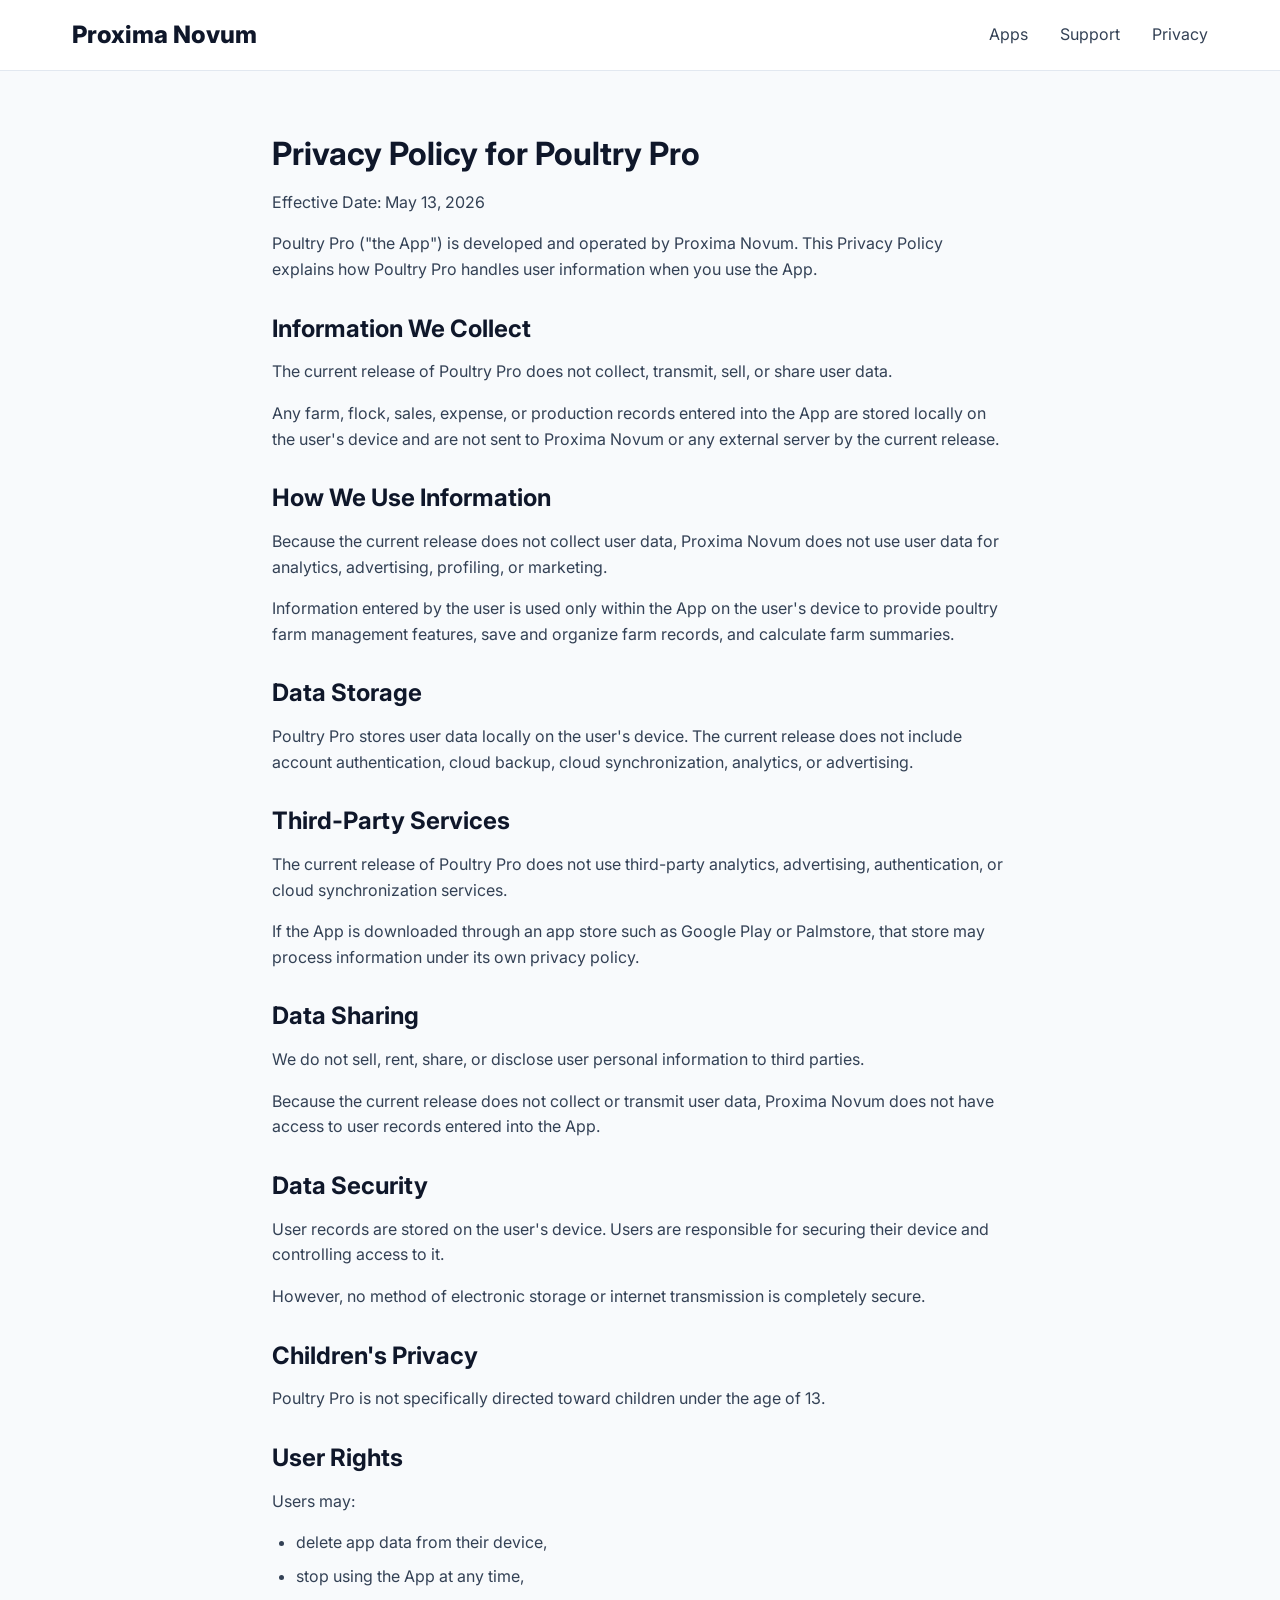
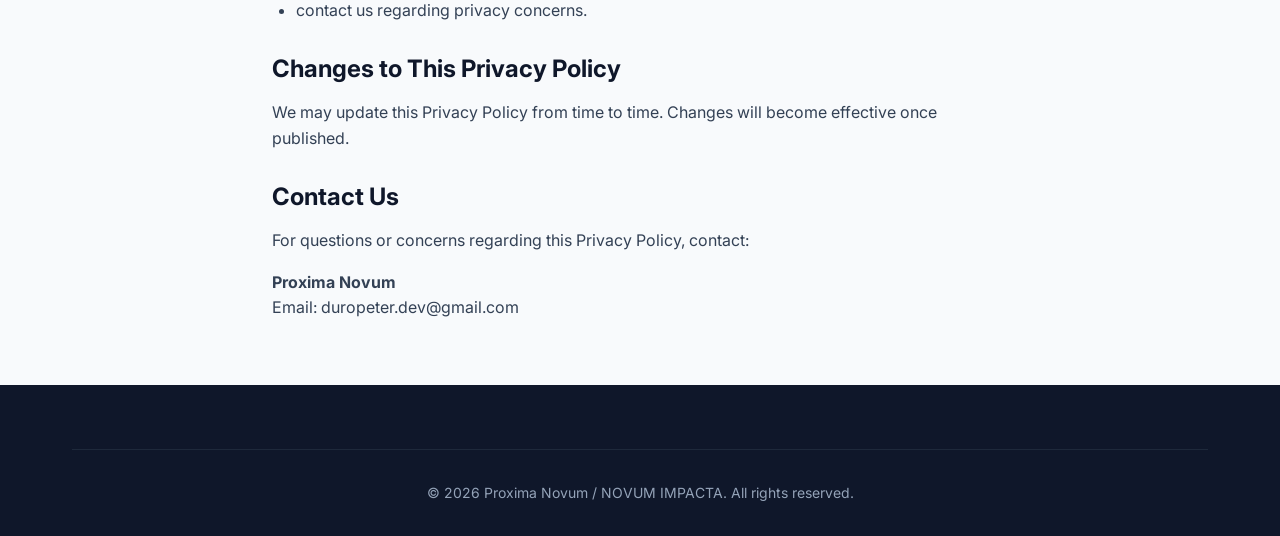
<file: privacy-poultry-pro.html>
<!DOCTYPE html>
<html lang="en">
<head>
    <meta charset="UTF-8">
    <meta name="viewport" content="width=device-width, initial-scale=1.0">
    <title>Privacy Policy for Poultry Pro | Proxima Novum</title>
    <meta name="description" content="Privacy Policy for Poultry Pro, a poultry farm management app developed and operated by Proxima Novum.">
    <link rel="stylesheet" href="styles.css">
    <link rel="preconnect" href="https://fonts.googleapis.com">
    <link rel="preconnect" href="https://fonts.gstatic.com" crossorigin>
    <link href="https://fonts.googleapis.com/css2?family=Inter:wght@400;600;700;800&display=swap" rel="stylesheet">
    <style>
        .privacy-content {
            max-width: 800px;
            margin: 4rem auto;
            padding: 0 2rem;
        }
        .privacy-content h1 { margin-bottom: 1rem; }
        .privacy-content h2 { margin: 2rem 0 1rem; }
        .privacy-content p { margin-bottom: 1rem; color: var(--text-color); }
        .privacy-content ul { margin-bottom: 1.5rem; padding-left: 1.5rem; }
        .privacy-content li { margin-bottom: 0.5rem; }
    </style>
</head>
<body>

    <header>
        <div class="container">
            <nav>
                <a href="index.html" class="logo">Proxima Novum</a>
                <div class="nav-links">
                    <a href="index.html#apps">Apps</a>
                    <a href="index.html#contact">Support</a>
                    <a href="privacy.html">Privacy</a>
                </div>
            </nav>
        </div>
    </header>

    <main class="privacy-content">
        <h1>Privacy Policy for Poultry Pro</h1>
        <p>Effective Date: May 13, 2026</p>

        <p>Poultry Pro ("the App") is developed and operated by Proxima Novum. This Privacy Policy explains how Poultry Pro handles user information when you use the App.</p>

        <h2>Information We Collect</h2>
        <p>The current release of Poultry Pro does not collect, transmit, sell, or share user data.</p>
        <p>Any farm, flock, sales, expense, or production records entered into the App are stored locally on the user's device and are not sent to Proxima Novum or any external server by the current release.</p>

        <h2>How We Use Information</h2>
        <p>Because the current release does not collect user data, Proxima Novum does not use user data for analytics, advertising, profiling, or marketing.</p>
        <p>Information entered by the user is used only within the App on the user's device to provide poultry farm management features, save and organize farm records, and calculate farm summaries.</p>

        <h2>Data Storage</h2>
        <p>Poultry Pro stores user data locally on the user's device. The current release does not include account authentication, cloud backup, cloud synchronization, analytics, or advertising.</p>

        <h2>Third-Party Services</h2>
        <p>The current release of Poultry Pro does not use third-party analytics, advertising, authentication, or cloud synchronization services.</p>
        <p>If the App is downloaded through an app store such as Google Play or Palmstore, that store may process information under its own privacy policy.</p>

        <h2>Data Sharing</h2>
        <p>We do not sell, rent, share, or disclose user personal information to third parties.</p>
        <p>Because the current release does not collect or transmit user data, Proxima Novum does not have access to user records entered into the App.</p>

        <h2>Data Security</h2>
        <p>User records are stored on the user's device. Users are responsible for securing their device and controlling access to it.</p>
        <p>However, no method of electronic storage or internet transmission is completely secure.</p>

        <h2>Children's Privacy</h2>
        <p>Poultry Pro is not specifically directed toward children under the age of 13.</p>

        <h2>User Rights</h2>
        <p>Users may:</p>
        <ul>
            <li>delete app data from their device,</li>
            <li>stop using the App at any time,</li>
            <li>contact us regarding privacy concerns.</li>
        </ul>

        <h2>Changes to This Privacy Policy</h2>
        <p>We may update this Privacy Policy from time to time. Changes will become effective once published.</p>

        <h2>Contact Us</h2>
        <p>For questions or concerns regarding this Privacy Policy, contact:</p>
        <p><strong>Proxima Novum</strong><br>Email: <a href="mailto:duropeter.dev@gmail.com">duropeter.dev@gmail.com</a></p>
    </main>

    <footer>
        <div class="container">
            <div class="footer-bottom">
                <p>&copy; 2026 Proxima Novum / NOVUM IMPACTA. All rights reserved.</p>
            </div>
        </div>
    </footer>

</body>
</html>
</file>
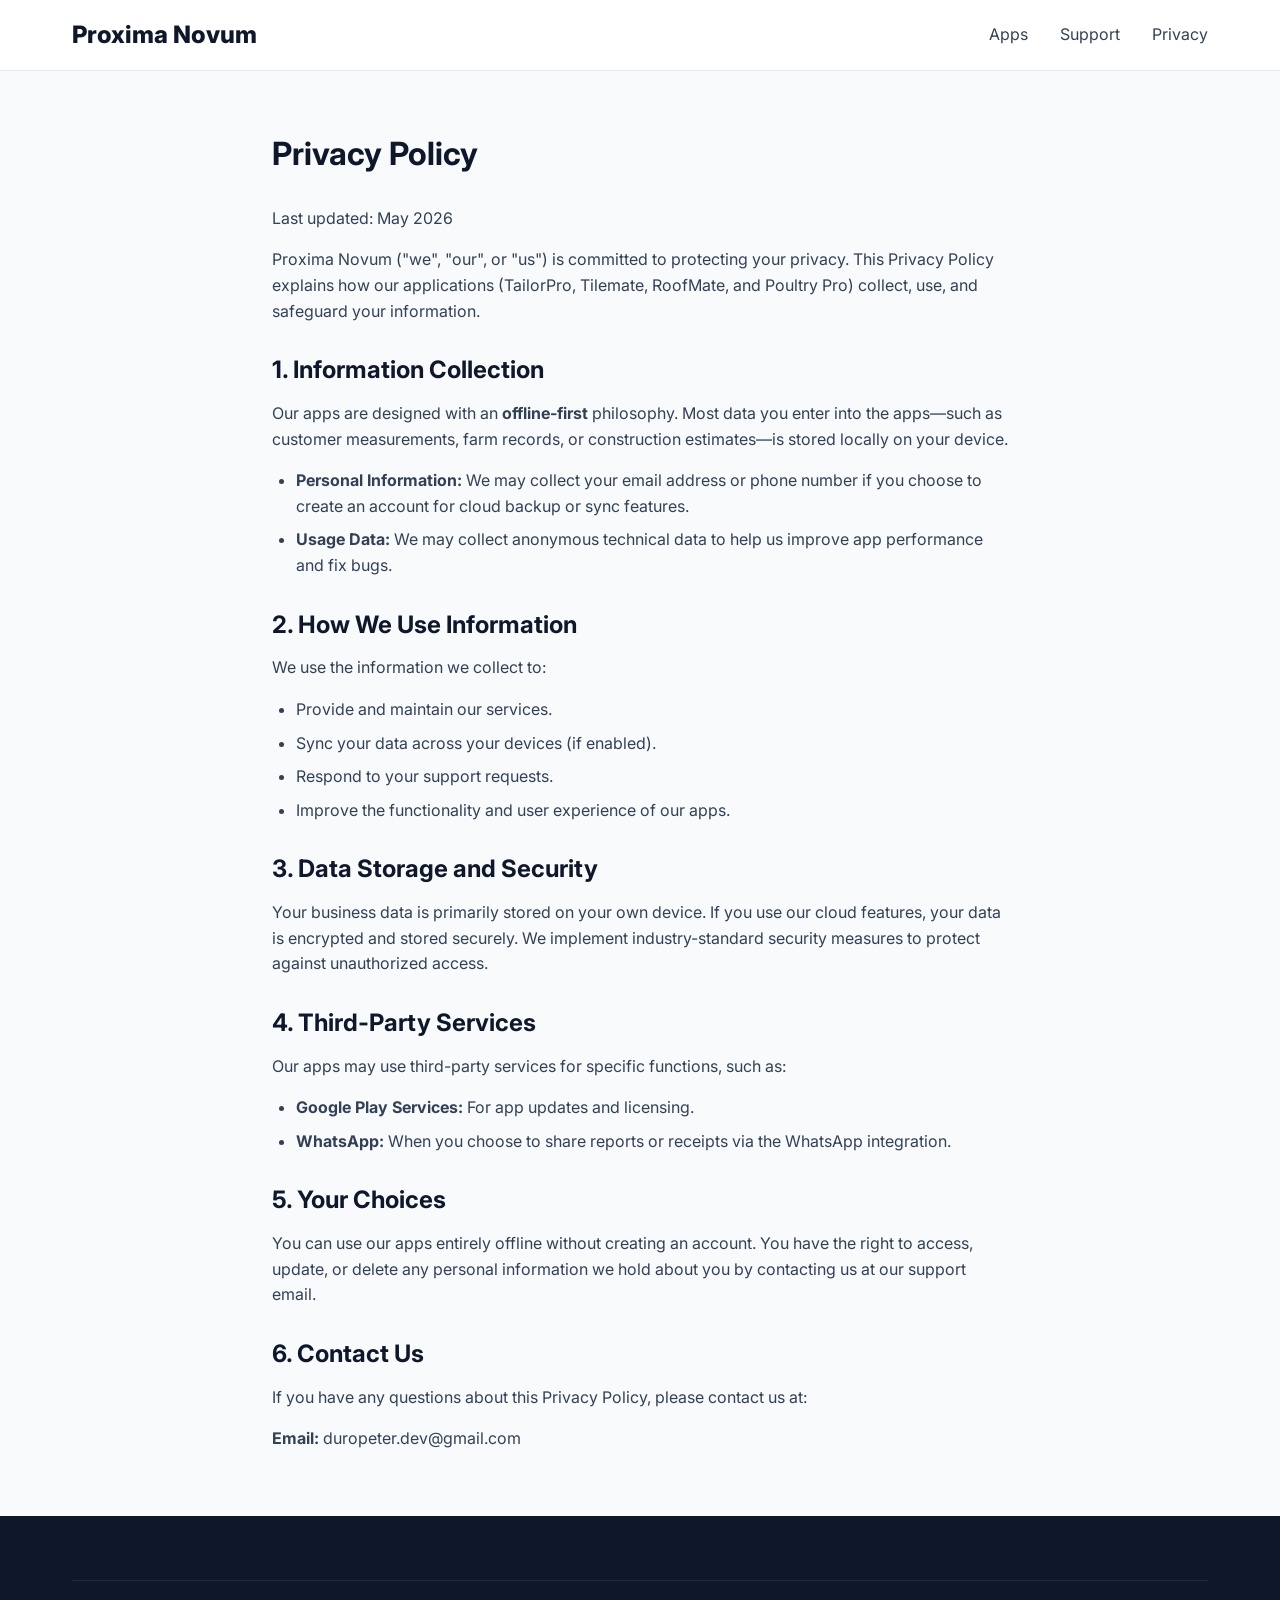
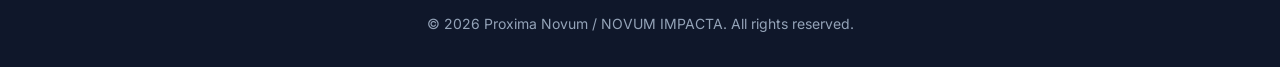
<file: privacy.html>
<!DOCTYPE html>
<html lang="en">
<head>
    <meta charset="UTF-8">
    <meta name="viewport" content="width=device-width, initial-scale=1.0">
    <title>Privacy Policy | Proxima Novum</title>
    <link rel="stylesheet" href="styles.css">
    <link rel="preconnect" href="https://fonts.googleapis.com">
    <link rel="preconnect" href="https://fonts.gstatic.com" crossorigin>
    <link href="https://fonts.googleapis.com/css2?family=Inter:wght@400;600;700;800&display=swap" rel="stylesheet">
    <style>
        .privacy-content {
            max-width: 800px;
            margin: 4rem auto;
            padding: 0 2rem;
        }
        .privacy-content h1 { margin-bottom: 2rem; }
        .privacy-content h2 { margin: 2rem 0 1rem; }
        .privacy-content p { margin-bottom: 1rem; color: var(--text-color); }
        .privacy-content ul { margin-bottom: 1.5rem; padding-left: 1.5rem; }
        .privacy-content li { margin-bottom: 0.5rem; }
    </style>
</head>
<body>

    <header>
        <div class="container">
            <nav>
                <a href="index.html" class="logo">Proxima Novum</a>
                <div class="nav-links">
                    <a href="index.html#apps">Apps</a>
                    <a href="index.html#contact">Support</a>
                    <a href="privacy.html">Privacy</a>
                </div>
            </nav>
        </div>
    </header>

    <main class="privacy-content">
        <h1>Privacy Policy</h1>
        <p>Last updated: May 2026</p>
        
        <p>Proxima Novum ("we", "our", or "us") is committed to protecting your privacy. This Privacy Policy explains how our applications (TailorPro, Tilemate, RoofMate, and Poultry Pro) collect, use, and safeguard your information.</p>

        <h2>1. Information Collection</h2>
        <p>Our apps are designed with an <strong>offline-first</strong> philosophy. Most data you enter into the apps—such as customer measurements, farm records, or construction estimates—is stored locally on your device.</p>
        <ul>
            <li><strong>Personal Information:</strong> We may collect your email address or phone number if you choose to create an account for cloud backup or sync features.</li>
            <li><strong>Usage Data:</strong> We may collect anonymous technical data to help us improve app performance and fix bugs.</li>
        </ul>

        <h2>2. How We Use Information</h2>
        <p>We use the information we collect to:</p>
        <ul>
            <li>Provide and maintain our services.</li>
            <li>Sync your data across your devices (if enabled).</li>
            <li>Respond to your support requests.</li>
            <li>Improve the functionality and user experience of our apps.</li>
        </ul>

        <h2>3. Data Storage and Security</h2>
        <p>Your business data is primarily stored on your own device. If you use our cloud features, your data is encrypted and stored securely. We implement industry-standard security measures to protect against unauthorized access.</p>

        <h2>4. Third-Party Services</h2>
        <p>Our apps may use third-party services for specific functions, such as:</p>
        <ul>
            <li><strong>Google Play Services:</strong> For app updates and licensing.</li>
            <li><strong>WhatsApp:</strong> When you choose to share reports or receipts via the WhatsApp integration.</li>
        </ul>

        <h2>5. Your Choices</h2>
        <p>You can use our apps entirely offline without creating an account. You have the right to access, update, or delete any personal information we hold about you by contacting us at our support email.</p>

        <h2>6. Contact Us</h2>
        <p>If you have any questions about this Privacy Policy, please contact us at:</p>
        <p><strong>Email:</strong> duropeter.dev@gmail.com</p>
    </main>

    <footer>
        <div class="container">
            <div class="footer-bottom">
                <p>&copy; 2026 Proxima Novum / NOVUM IMPACTA. All rights reserved.</p>
            </div>
        </div>
    </footer>

</body>
</html>
</file>
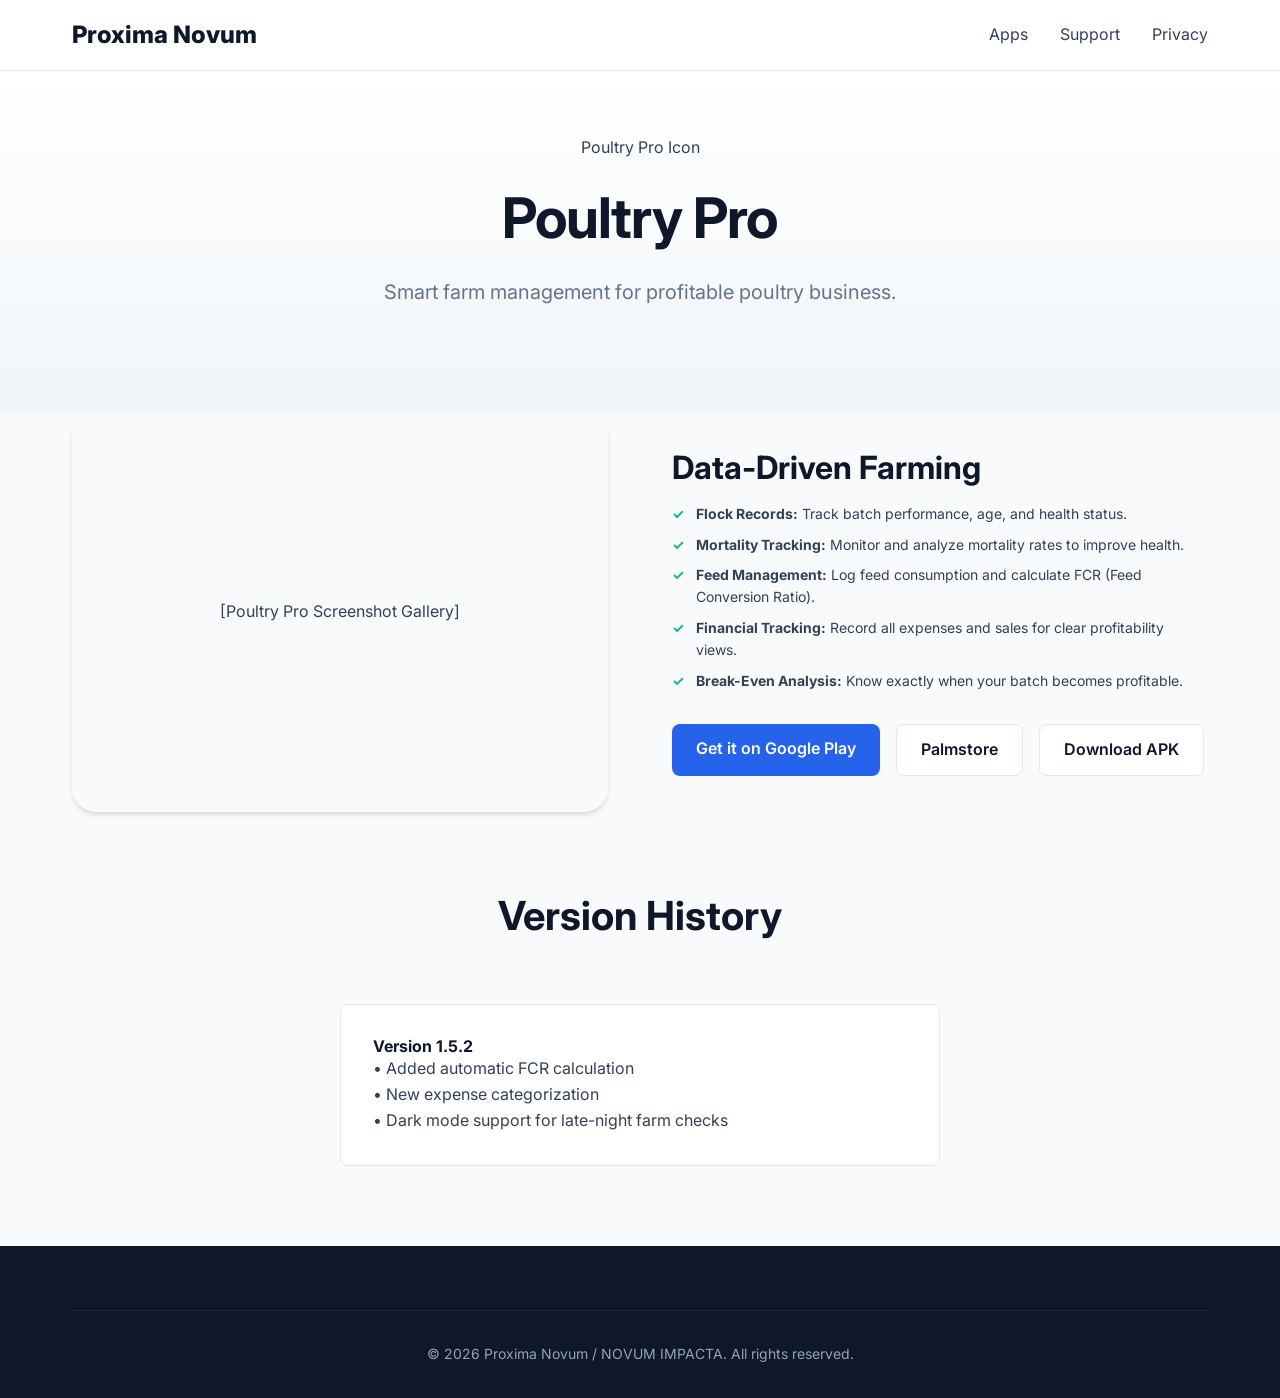
<file: apps/poultrypro.html>
<!DOCTYPE html>
<html lang="en">
<head>
    <meta charset="UTF-8">
    <meta name="viewport" content="width=device-width, initial-scale=1.0">
    <title>Poultry Pro | Proxima Novum</title>
    <link rel="stylesheet" href="../styles.css">
    <link rel="preconnect" href="https://fonts.googleapis.com">
    <link rel="preconnect" href="https://fonts.gstatic.com" crossorigin>
    <link href="https://fonts.googleapis.com/css2?family=Inter:wght@400;600;700;800&display=swap" rel="stylesheet">
</head>
<body>

    <header>
        <div class="container">
            <nav>
                <a href="../index.html" class="logo">Proxima Novum</a>
                <div class="nav-links">
                    <a href="../index.html#apps">Apps</a>
                    <a href="../index.html#contact">Support</a>
                    <a href="../privacy.html">Privacy</a>
                </div>
            </nav>
        </div>
    </header>

    <main>
        <section class="hero" style="padding: 4rem 0;">
            <div class="container">
                <div class="app-icon-placeholder" style="margin: 0 auto 1.5rem;">Poultry Pro Icon</div>
                <h1>Poultry Pro</h1>
                <p>Smart farm management for profitable poultry business.</p>
            </div>
        </section>

        <section class="container">
            <div class="detail-container">
                <div class="detail-image">
                    [Poultry Pro Screenshot Gallery]
                </div>
                <div class="detail-content">
                    <h3>Data-Driven Farming</h3>
                    <ul class="app-features" style="font-size: 1.1rem;">
                        <li><strong>Flock Records:</strong> Track batch performance, age, and health status.</li>
                        <li><strong>Mortality Tracking:</strong> Monitor and analyze mortality rates to improve health.</li>
                        <li><strong>Feed Management:</strong> Log feed consumption and calculate FCR (Feed Conversion Ratio).</li>
                        <li><strong>Financial Tracking:</strong> Record all expenses and sales for clear profitability views.</li>
                        <li><strong>Break-Even Analysis:</strong> Know exactly when your batch becomes profitable.</li>
                    </ul>
                    <div class="download-links">
                        <a href="#" class="btn btn-primary">Get it on Google Play</a>
                        <a href="#" class="btn btn-secondary">Palmstore</a>
                        <a href="#" class="btn btn-secondary">Download APK</a>
                    </div>
                </div>
            </div>
        </section>

        <section class="why-us" style="background: var(--bg-light); color: var(--text-color);">
            <div class="container">
                <div class="section-title">
                    <h2 style="color: var(--primary-color);">Version History</h2>
                </div>
                <div class="contact-info" style="max-width: 600px; margin: 0 auto;">
                    <h4>Version 1.5.2</h4>
                    <p>• Added automatic FCR calculation<br>• New expense categorization<br>• Dark mode support for late-night farm checks</p>
                </div>
            </div>
        </section>
    </main>

    <footer>
        <div class="container">
            <div class="footer-bottom">
                <p>&copy; 2026 Proxima Novum / NOVUM IMPACTA. All rights reserved.</p>
            </div>
        </div>
    </footer>

</body>
</html>
</file>
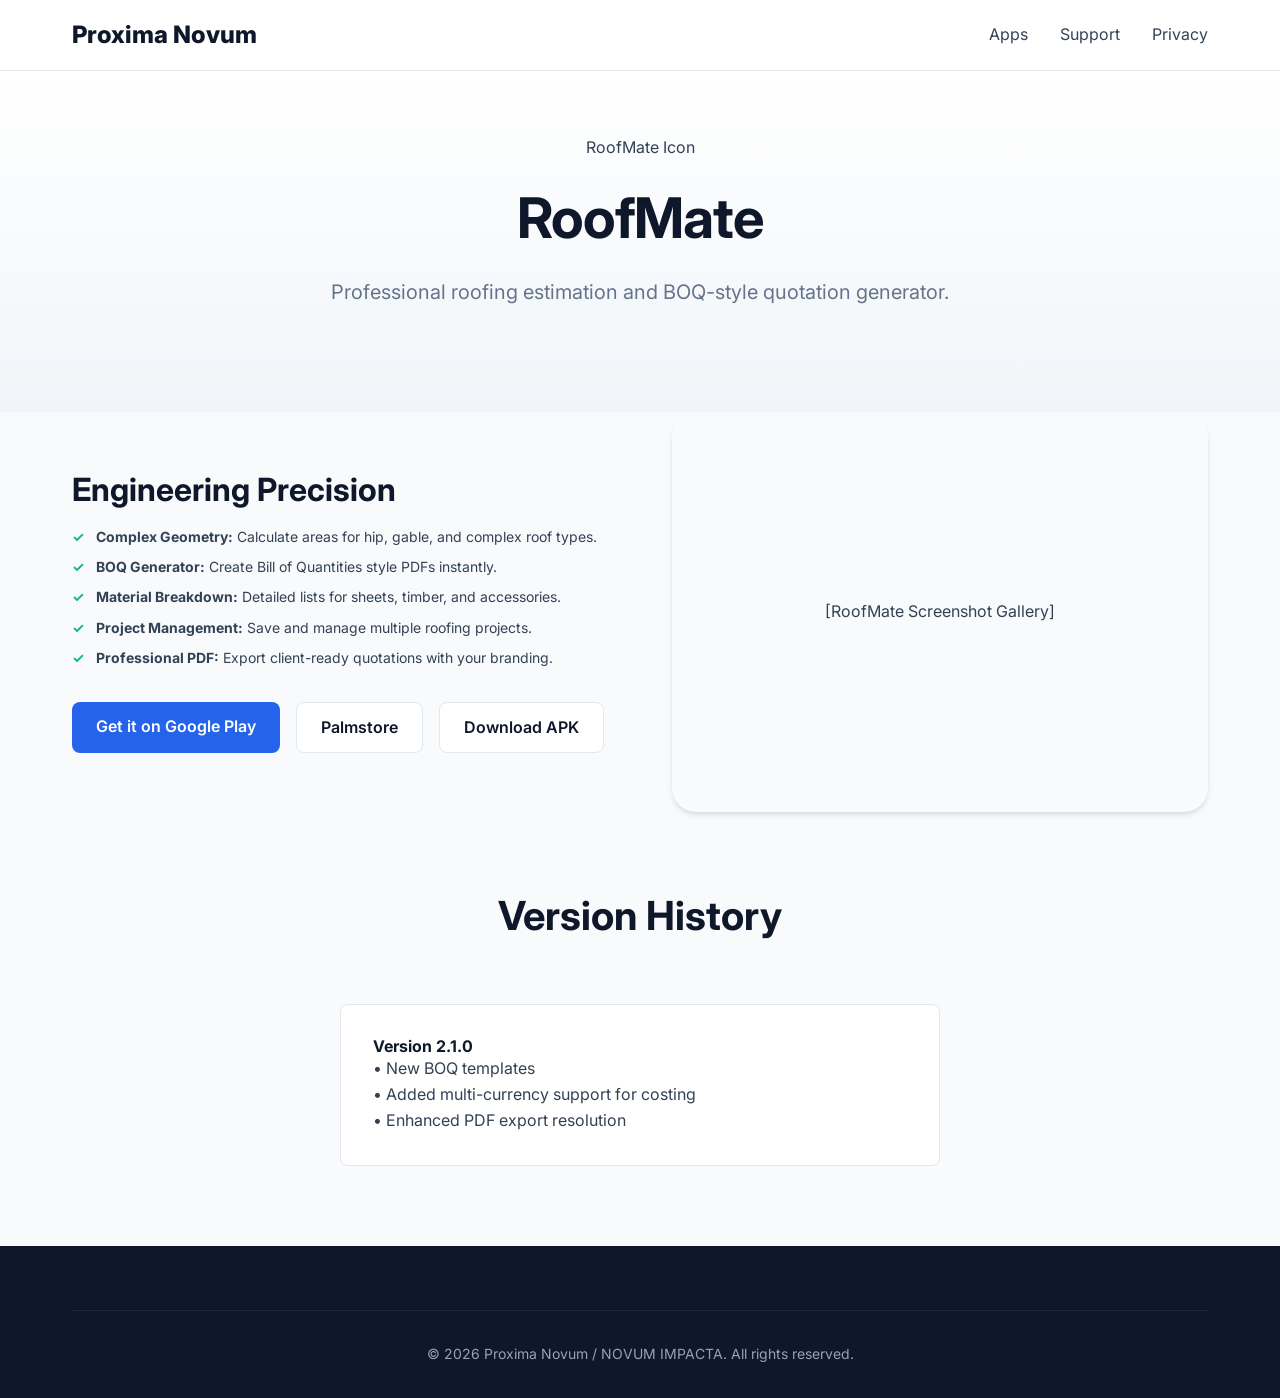
<file: apps/roofmate.html>
<!DOCTYPE html>
<html lang="en">
<head>
    <meta charset="UTF-8">
    <meta name="viewport" content="width=device-width, initial-scale=1.0">
    <title>RoofMate | Proxima Novum</title>
    <link rel="stylesheet" href="../styles.css">
    <link rel="preconnect" href="https://fonts.googleapis.com">
    <link rel="preconnect" href="https://fonts.gstatic.com" crossorigin>
    <link href="https://fonts.googleapis.com/css2?family=Inter:wght@400;600;700;800&display=swap" rel="stylesheet">
</head>
<body>

    <header>
        <div class="container">
            <nav>
                <a href="../index.html" class="logo">Proxima Novum</a>
                <div class="nav-links">
                    <a href="../index.html#apps">Apps</a>
                    <a href="../index.html#contact">Support</a>
                    <a href="../privacy.html">Privacy</a>
                </div>
            </nav>
        </div>
    </header>

    <main>
        <section class="hero" style="padding: 4rem 0;">
            <div class="container">
                <div class="app-icon-placeholder" style="margin: 0 auto 1.5rem;">RoofMate Icon</div>
                <h1>RoofMate</h1>
                <p>Professional roofing estimation and BOQ-style quotation generator.</p>
            </div>
        </section>

        <section class="container">
            <div class="detail-container">
                <div class="detail-content">
                    <h3>Engineering Precision</h3>
                    <ul class="app-features" style="font-size: 1.1rem;">
                        <li><strong>Complex Geometry:</strong> Calculate areas for hip, gable, and complex roof types.</li>
                        <li><strong>BOQ Generator:</strong> Create Bill of Quantities style PDFs instantly.</li>
                        <li><strong>Material Breakdown:</strong> Detailed lists for sheets, timber, and accessories.</li>
                        <li><strong>Project Management:</strong> Save and manage multiple roofing projects.</li>
                        <li><strong>Professional PDF:</strong> Export client-ready quotations with your branding.</li>
                    </ul>
                    <div class="download-links">
                        <a href="#" class="btn btn-primary">Get it on Google Play</a>
                        <a href="#" class="btn btn-secondary">Palmstore</a>
                        <a href="#" class="btn btn-secondary">Download APK</a>
                    </div>
                </div>
                <div class="detail-image">
                    [RoofMate Screenshot Gallery]
                </div>
            </div>
        </section>

        <section class="why-us" style="background: var(--bg-light); color: var(--text-color);">
            <div class="container">
                <div class="section-title">
                    <h2 style="color: var(--primary-color);">Version History</h2>
                </div>
                <div class="contact-info" style="max-width: 600px; margin: 0 auto;">
                    <h4>Version 2.1.0</h4>
                    <p>• New BOQ templates<br>• Added multi-currency support for costing<br>• Enhanced PDF export resolution</p>
                </div>
            </div>
        </section>
    </main>

    <footer>
        <div class="container">
            <div class="footer-bottom">
                <p>&copy; 2026 Proxima Novum / NOVUM IMPACTA. All rights reserved.</p>
            </div>
        </div>
    </footer>

</body>
</html>
</file>
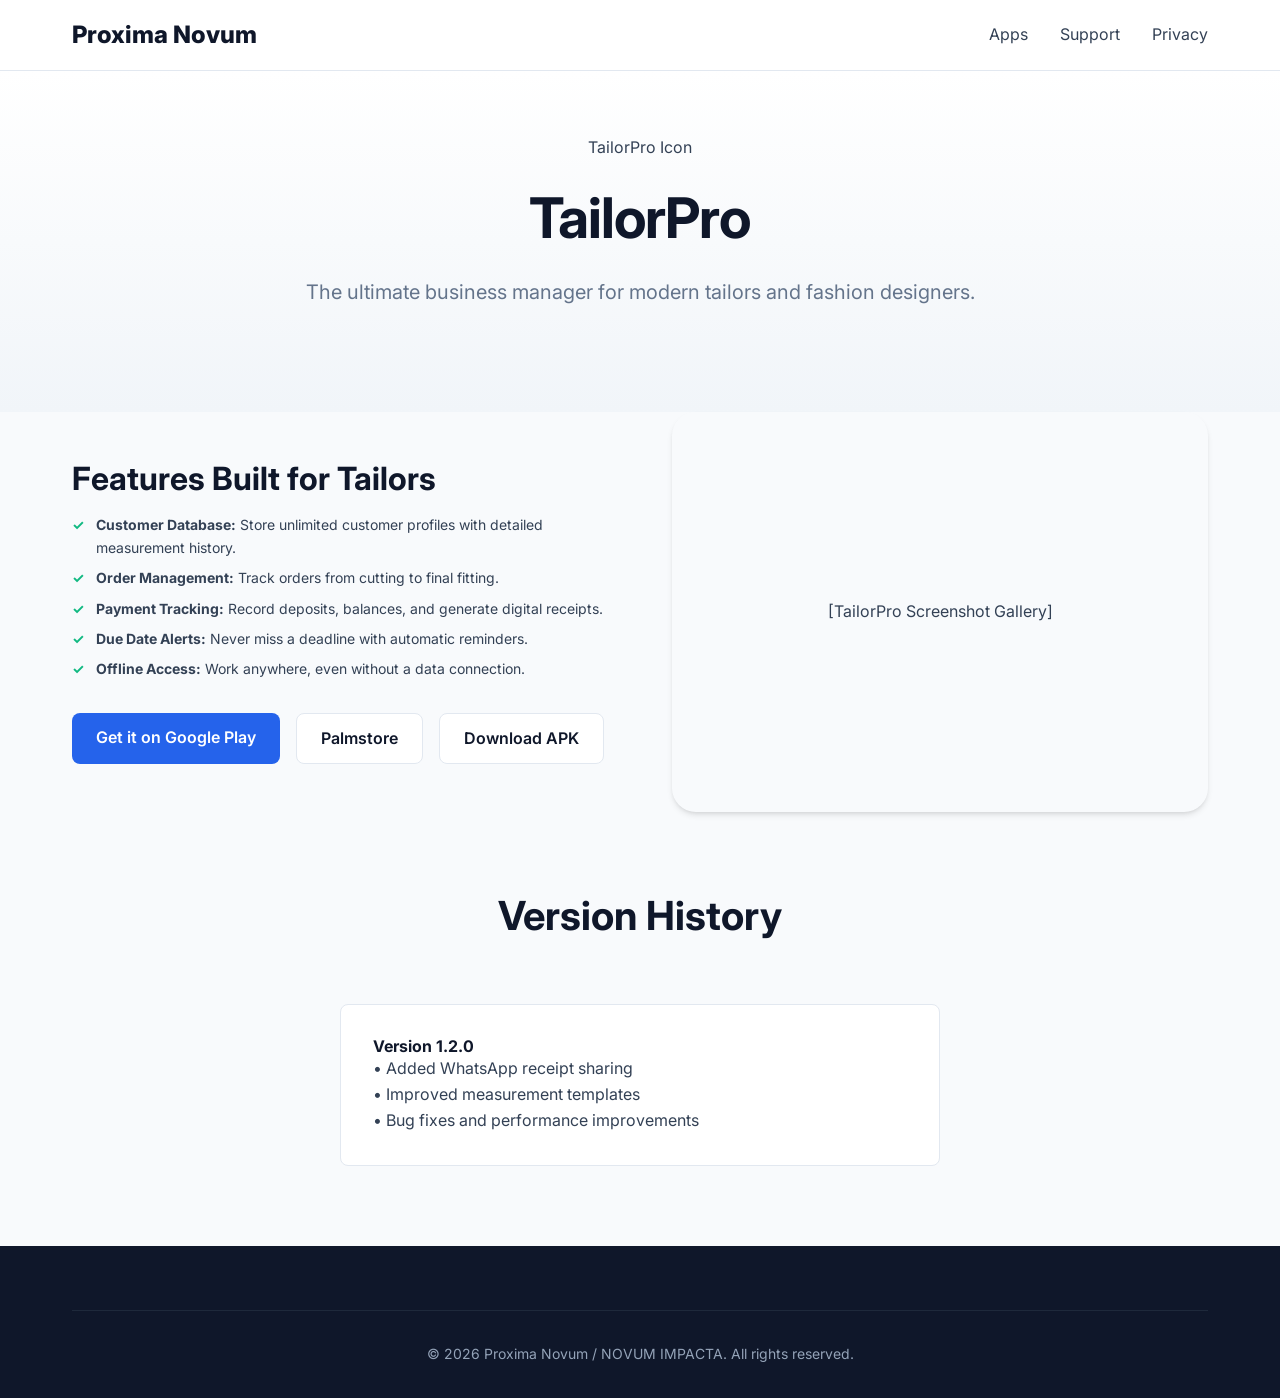
<file: apps/tailorpro.html>
<!DOCTYPE html>
<html lang="en">
<head>
    <meta charset="UTF-8">
    <meta name="viewport" content="width=device-width, initial-scale=1.0">
    <title>TailorPro | Proxima Novum</title>
    <link rel="stylesheet" href="../styles.css">
    <link rel="preconnect" href="https://fonts.googleapis.com">
    <link rel="preconnect" href="https://fonts.gstatic.com" crossorigin>
    <link href="https://fonts.googleapis.com/css2?family=Inter:wght@400;600;700;800&display=swap" rel="stylesheet">
</head>
<body>

    <header>
        <div class="container">
            <nav>
                <a href="../index.html" class="logo">Proxima Novum</a>
                <div class="nav-links">
                    <a href="../index.html#apps">Apps</a>
                    <a href="../index.html#contact">Support</a>
                    <a href="../privacy.html">Privacy</a>
                </div>
            </nav>
        </div>
    </header>

    <main>
        <section class="hero" style="padding: 4rem 0;">
            <div class="container">
                <div class="app-icon-placeholder" style="margin: 0 auto 1.5rem;">TailorPro Icon</div>
                <h1>TailorPro</h1>
                <p>The ultimate business manager for modern tailors and fashion designers.</p>
            </div>
        </section>

        <section class="container">
            <div class="detail-container">
                <div class="detail-content">
                    <h3>Features Built for Tailors</h3>
                    <ul class="app-features" style="font-size: 1.1rem;">
                        <li><strong>Customer Database:</strong> Store unlimited customer profiles with detailed measurement history.</li>
                        <li><strong>Order Management:</strong> Track orders from cutting to final fitting.</li>
                        <li><strong>Payment Tracking:</strong> Record deposits, balances, and generate digital receipts.</li>
                        <li><strong>Due Date Alerts:</strong> Never miss a deadline with automatic reminders.</li>
                        <li><strong>Offline Access:</strong> Work anywhere, even without a data connection.</li>
                    </ul>
                    <div class="download-links">
                        <a href="#" class="btn btn-primary">Get it on Google Play</a>
                        <a href="#" class="btn btn-secondary">Palmstore</a>
                        <a href="#" class="btn btn-secondary">Download APK</a>
                    </div>
                </div>
                <div class="detail-image">
                    [TailorPro Screenshot Gallery]
                </div>
            </div>
        </section>

        <section class="why-us" style="background: var(--bg-light); color: var(--text-color);">
            <div class="container">
                <div class="section-title">
                    <h2 style="color: var(--primary-color);">Version History</h2>
                </div>
                <div class="contact-info" style="max-width: 600px; margin: 0 auto;">
                    <h4>Version 1.2.0</h4>
                    <p>• Added WhatsApp receipt sharing<br>• Improved measurement templates<br>• Bug fixes and performance improvements</p>
                </div>
            </div>
        </section>
    </main>

    <footer>
        <div class="container">
            <div class="footer-bottom">
                <p>&copy; 2026 Proxima Novum / NOVUM IMPACTA. All rights reserved.</p>
            </div>
        </div>
    </footer>

</body>
</html>
</file>
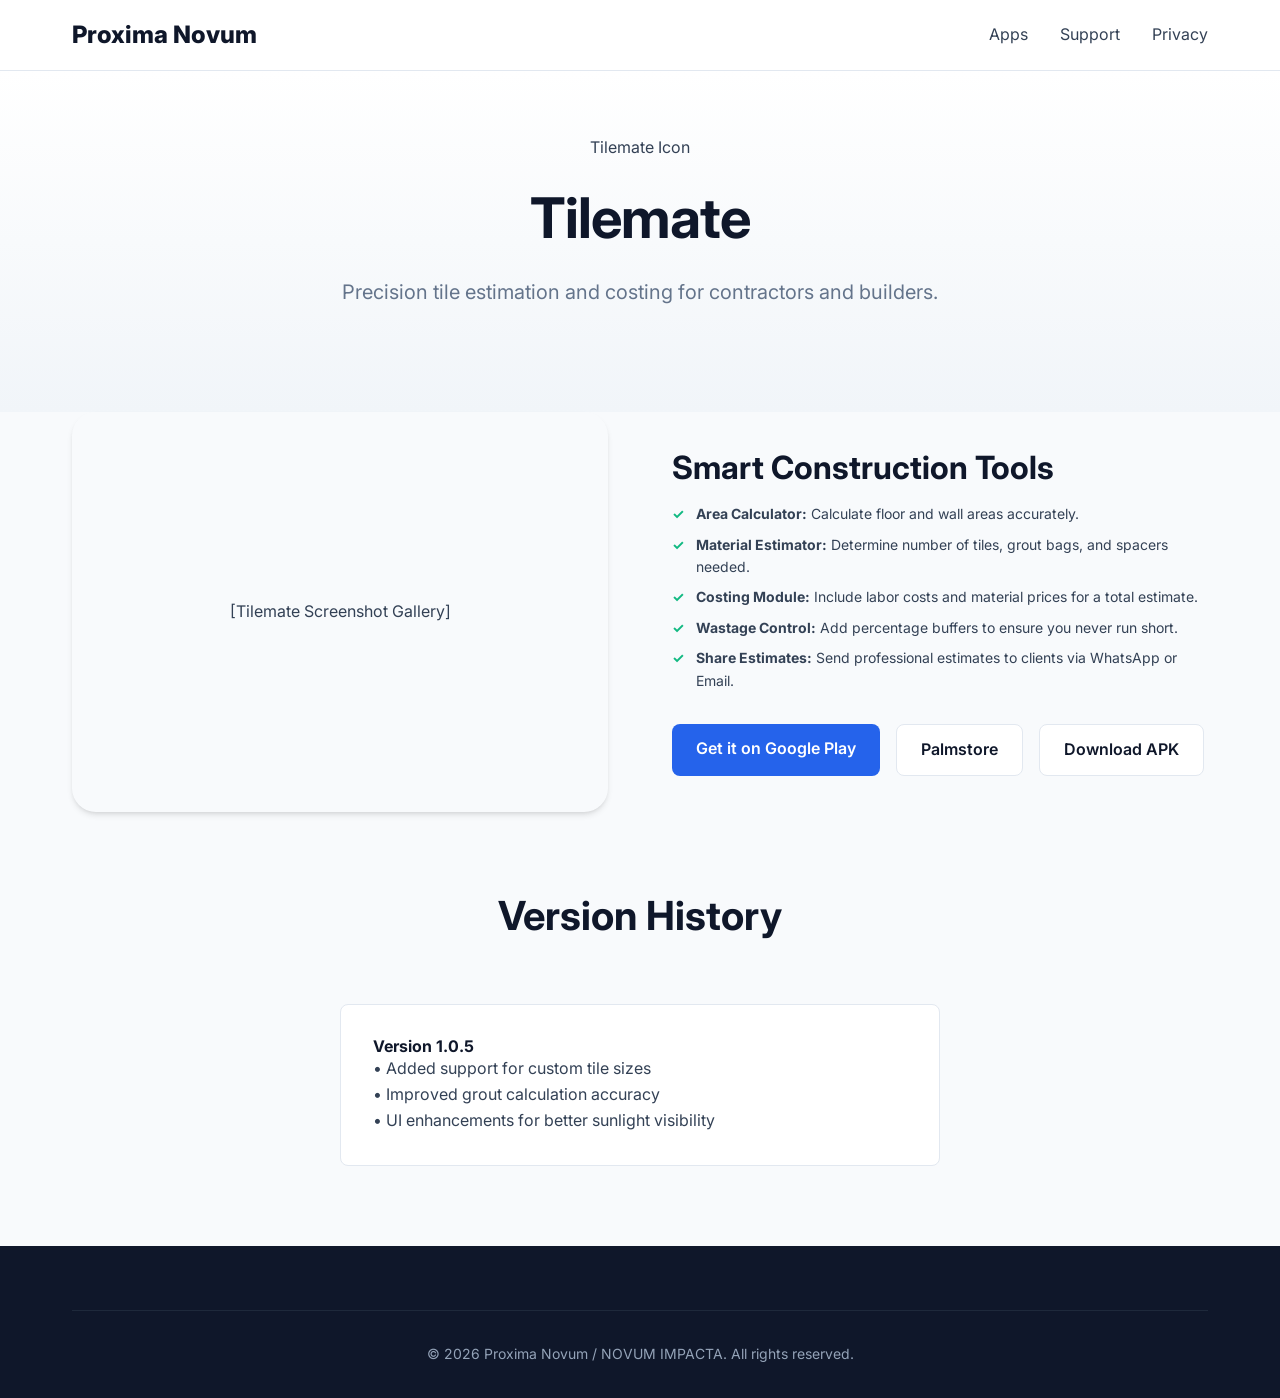
<file: apps/tilemate.html>
<!DOCTYPE html>
<html lang="en">
<head>
    <meta charset="UTF-8">
    <meta name="viewport" content="width=device-width, initial-scale=1.0">
    <title>Tilemate | Proxima Novum</title>
    <link rel="stylesheet" href="../styles.css">
    <link rel="preconnect" href="https://fonts.googleapis.com">
    <link rel="preconnect" href="https://fonts.gstatic.com" crossorigin>
    <link href="https://fonts.googleapis.com/css2?family=Inter:wght@400;600;700;800&display=swap" rel="stylesheet">
</head>
<body>

    <header>
        <div class="container">
            <nav>
                <a href="../index.html" class="logo">Proxima Novum</a>
                <div class="nav-links">
                    <a href="../index.html#apps">Apps</a>
                    <a href="../index.html#contact">Support</a>
                    <a href="../privacy.html">Privacy</a>
                </div>
            </nav>
        </div>
    </header>

    <main>
        <section class="hero" style="padding: 4rem 0;">
            <div class="container">
                <div class="app-icon-placeholder" style="margin: 0 auto 1.5rem;">Tilemate Icon</div>
                <h1>Tilemate</h1>
                <p>Precision tile estimation and costing for contractors and builders.</p>
            </div>
        </section>

        <section class="container">
            <div class="detail-container">
                <div class="detail-image">
                    [Tilemate Screenshot Gallery]
                </div>
                <div class="detail-content">
                    <h3>Smart Construction Tools</h3>
                    <ul class="app-features" style="font-size: 1.1rem;">
                        <li><strong>Area Calculator:</strong> Calculate floor and wall areas accurately.</li>
                        <li><strong>Material Estimator:</strong> Determine number of tiles, grout bags, and spacers needed.</li>
                        <li><strong>Costing Module:</strong> Include labor costs and material prices for a total estimate.</li>
                        <li><strong>Wastage Control:</strong> Add percentage buffers to ensure you never run short.</li>
                        <li><strong>Share Estimates:</strong> Send professional estimates to clients via WhatsApp or Email.</li>
                    </ul>
                    <div class="download-links">
                        <a href="#" class="btn btn-primary">Get it on Google Play</a>
                        <a href="#" class="btn btn-secondary">Palmstore</a>
                        <a href="#" class="btn btn-secondary">Download APK</a>
                    </div>
                </div>
            </div>
        </section>

        <section class="why-us" style="background: var(--bg-light); color: var(--text-color);">
            <div class="container">
                <div class="section-title">
                    <h2 style="color: var(--primary-color);">Version History</h2>
                </div>
                <div class="contact-info" style="max-width: 600px; margin: 0 auto;">
                    <h4>Version 1.0.5</h4>
                    <p>• Added support for custom tile sizes<br>• Improved grout calculation accuracy<br>• UI enhancements for better sunlight visibility</p>
                </div>
            </div>
        </section>
    </main>

    <footer>
        <div class="container">
            <div class="footer-bottom">
                <p>&copy; 2026 Proxima Novum / NOVUM IMPACTA. All rights reserved.</p>
            </div>
        </div>
    </footer>

</body>
</html>
</file>
<file: styles.css>
/* 
   Proxima Novum / NOVUM IMPACTA
   Main Stylesheet
*/

:root {
    --primary-color: #0f172a; /* Deep Slate */
    --accent-color: #2563eb;  /* Professional Blue */
    --accent-hover: #1d4ed8;
    --text-color: #334155;
    --text-light: #64748b;
    --bg-light: #f8fafc;
    --bg-white: #ffffff;
    --border-color: #e2e8f0;
    --success-color: #10b981;
    --shadow-sm: 0 1px 2px 0 rgb(0 0 0 / 0.05);
    --shadow-md: 0 4px 6px -1px rgb(0 0 0 / 0.1), 0 2px 4px -2px rgb(0 0 0 / 0.1);
    --shadow-lg: 0 10px 15px -3px rgb(0 0 0 / 0.1), 0 4px 6px -4px rgb(0 0 0 / 0.1);
    --radius: 8px;
    --font-sans: 'Inter', system-ui, -apple-system, sans-serif;
}

* {
    margin: 0;
    padding: 0;
    box-sizing: border-box;
}

body {
    font-family: var(--font-sans);
    line-height: 1.6;
    color: var(--text-color);
    background-color: var(--bg-light);
    -webkit-font-smoothing: antialiased;
}

h1, h2, h3, h4 {
    color: var(--primary-color);
    font-weight: 700;
    line-height: 1.2;
}

a {
    text-decoration: none;
    color: inherit;
    transition: all 0.2s ease;
}

img {
    max-width: 100%;
    height: auto;
    display: block;
}

.container {
    max-width: 1200px;
    margin: 0 auto;
    padding: 0 2rem;
}

/* Navigation */
header {
    background: var(--bg-white);
    border-bottom: 1px solid var(--border-color);
    position: sticky;
    top: 0;
    z-index: 100;
    padding: 1rem 0;
}

nav {
    display: flex;
    justify-content: space-between;
    align-items: center;
}

.logo {
    font-size: 1.5rem;
    font-weight: 800;
    color: var(--primary-color);
}

.nav-links {
    display: flex;
    gap: 2rem;
}

.nav-links a:hover {
    color: var(--accent-color);
}

/* Hero Section */
.hero {
    padding: 6rem 0;
    text-align: center;
    background: linear-gradient(to bottom, #ffffff, #f1f5f9);
}

.hero h1 {
    font-size: 3.5rem;
    margin-bottom: 1.5rem;
    letter-spacing: -0.02em;
}

.hero p {
    font-size: 1.25rem;
    color: var(--text-light);
    max-width: 700px;
    margin: 0 auto 2.5rem;
}

.btn-group {
    display: flex;
    gap: 1rem;
    justify-content: center;
}

.btn {
    display: inline-block;
    padding: 0.75rem 1.5rem;
    border-radius: var(--radius);
    font-weight: 600;
    cursor: pointer;
    transition: all 0.2s;
}

.btn-primary {
    background-color: var(--accent-color);
    color: white;
}

.btn-primary:hover {
    background-color: var(--accent-hover);
    transform: translateY(-1px);
}

.btn-secondary {
    background-color: white;
    color: var(--primary-color);
    border: 1px solid var(--border-color);
}

.btn-secondary:hover {
    background-color: var(--bg-light);
    border-color: var(--text-light);
}

/* Sections */
section {
    padding: 5rem 0;
}

.section-title {
    text-align: center;
    margin-bottom: 4rem;
}

.section-title h2 {
    font-size: 2.5rem;
    margin-bottom: 1rem;
}

.section-title p {
    color: var(--text-light);
    font-size: 1.125rem;
}

/* App Cards */
.apps-grid {
    display: grid;
    grid-template-columns: repeat(auto-fit, minmax(280px, 1fr));
    gap: 2rem;
}

.app-card {
    background: var(--bg-white);
    border-radius: var(--radius);
    padding: 2rem;
    border: 1px solid var(--border-color);
    transition: transform 0.3s, box-shadow 0.3s;
    display: flex;
    flex-direction: column;
}

.app-card:hover {
    transform: translateY(-5px);
    box-shadow: var(--shadow-lg);
}

.app-icon {
    width: 64px;
    height: 64px;
    margin-bottom: 1.5rem;
    display: block;
}

.app-card h3 {
    margin-bottom: 0.75rem;
}

.app-card p {
    color: var(--text-light);
    margin-bottom: 1.5rem;
    flex-grow: 1;
}

.app-features {
    list-style: none;
    margin-bottom: 2rem;
}

.app-features li {
    font-size: 0.875rem;
    margin-bottom: 0.5rem;
    padding-left: 1.5rem;
    position: relative;
}

.app-features li::before {
    content: "✓";
    position: absolute;
    left: 0;
    color: var(--success-color);
    font-weight: bold;
}

/* Why Us Section */
.why-us {
    background: var(--primary-color);
    color: white;
}

.why-us h2 {
    color: white;
}

.features-list {
    display: grid;
    grid-template-columns: repeat(auto-fit, minmax(250px, 1fr));
    gap: 3rem;
}

.feature-item h3 {
    color: white;
    margin-bottom: 1rem;
}

.feature-item p {
    color: #94a3b8;
}

/* App Detail Section */
.app-detail {
    border-bottom: 1px solid var(--border-color);
}

.app-detail:last-of-type {
    border-bottom: none;
}

.detail-container {
    display: grid;
    grid-template-columns: 1fr 1fr;
    gap: 4rem;
    align-items: center;
}

.detail-image {
    border-radius: 24px;
    min-height: 400px;
    display: flex;
    align-items: center;
    justify-content: center;
    box-shadow: var(--shadow-md);
}

.detail-content h3 {
    font-size: 2rem;
    margin-bottom: 1rem;
}

.detail-badge {
    display: inline-block;
    background: #dbeafe;
    color: var(--accent-color);
    padding: 0.25rem 0.75rem;
    border-radius: 999px;
    font-size: 0.75rem;
    font-weight: 700;
    margin-bottom: 1rem;
    text-transform: uppercase;
}

.download-links {
    margin-top: 2rem;
    display: flex;
    gap: 1rem;
    flex-wrap: wrap;
}

/* Privacy & Trust */
.privacy-trust {
    background: #f1f5f9;
    text-align: center;
}

.privacy-card {
    background: white;
    padding: 3rem;
    border-radius: var(--radius);
    max-width: 800px;
    margin: 0 auto;
    box-shadow: var(--shadow-sm);
}

/* Contact */
.contact-grid {
    display: grid;
    grid-template-columns: repeat(auto-fit, minmax(300px, 1fr));
    gap: 2rem;
}

.contact-info {
    padding: 2rem;
    background: white;
    border-radius: var(--radius);
    border: 1px solid var(--border-color);
}

/* Footer */
footer {
    padding: 4rem 0 2rem;
    background: var(--primary-color);
    color: #94a3b8;
}

.footer-content {
    display: flex;
    justify-content: space-between;
    margin-bottom: 3rem;
    flex-wrap: wrap;
    gap: 2rem;
}

.footer-brand h4 {
    color: white;
    margin-bottom: 1rem;
}

.footer-links h4 {
    color: white;
    margin-bottom: 1rem;
}

.footer-links ul {
    list-style: none;
}

.footer-links li {
    margin-bottom: 0.5rem;
}

.footer-links a:hover {
    color: white;
}

.footer-bottom {
    padding-top: 2rem;
    border-top: 1px solid #1e293b;
    text-align: center;
    font-size: 0.875rem;
}

/* Responsive */
@media (max-width: 768px) {
    .hero h1 {
        font-size: 2.5rem;
    }
    
    .nav-links {
        display: none;
    }
    
    .detail-container {
        grid-template-columns: 1fr;
        gap: 2rem;
    }
    
    .detail-image {
        order: -1;
    }
}
</file>
